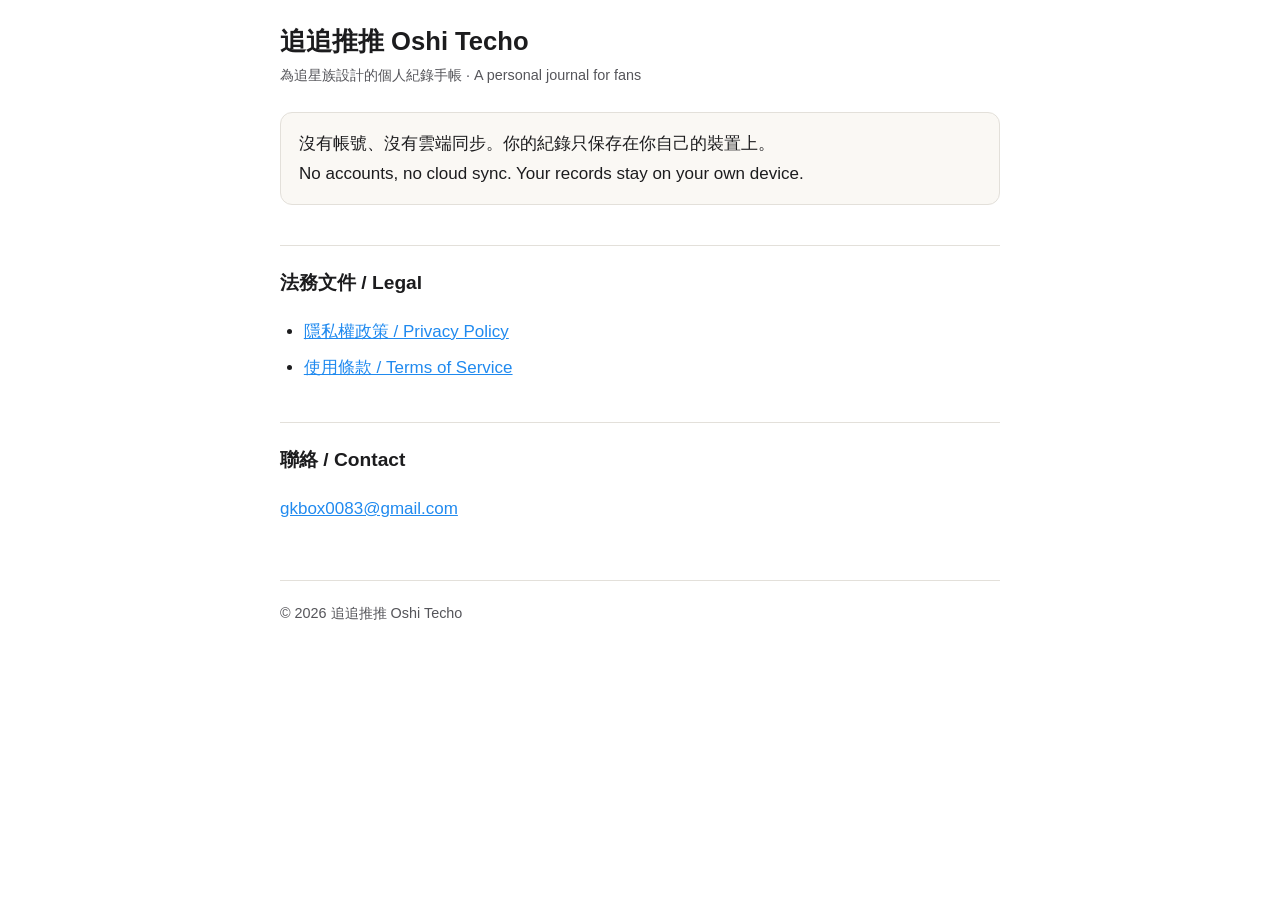
<file: index.html>
<!doctype html>
<html lang="zh-Hant">
<head>
<meta charset="utf-8">
<meta name="viewport" content="width=device-width, initial-scale=1">
<title>追追推推 Oshi Techo</title>
<link rel="stylesheet" href="style.css">
</head>
<body>
<main>

<h1>追追推推 Oshi Techo</h1>
<p class="meta">為追星族設計的個人紀錄手帳 · A personal journal for fans</p>

<div class="lead">
<p>沒有帳號、沒有雲端同步。你的紀錄只保存在你自己的裝置上。</p>
<p>No accounts, no cloud sync. Your records stay on your own device.</p>
</div>

<h2>法務文件 / Legal</h2>
<ul>
  <li><a href="privacy.html">隱私權政策 / Privacy Policy</a></li>
  <li><a href="terms.html">使用條款 / Terms of Service</a></li>
</ul>

<h2>聯絡 / Contact</h2>
<p><a href="mailto:gkbox0083@gmail.com">gkbox0083@gmail.com</a></p>

<footer>
© 2026 追追推推 Oshi Techo
</footer>

</main>
</body>
</html>
</file>
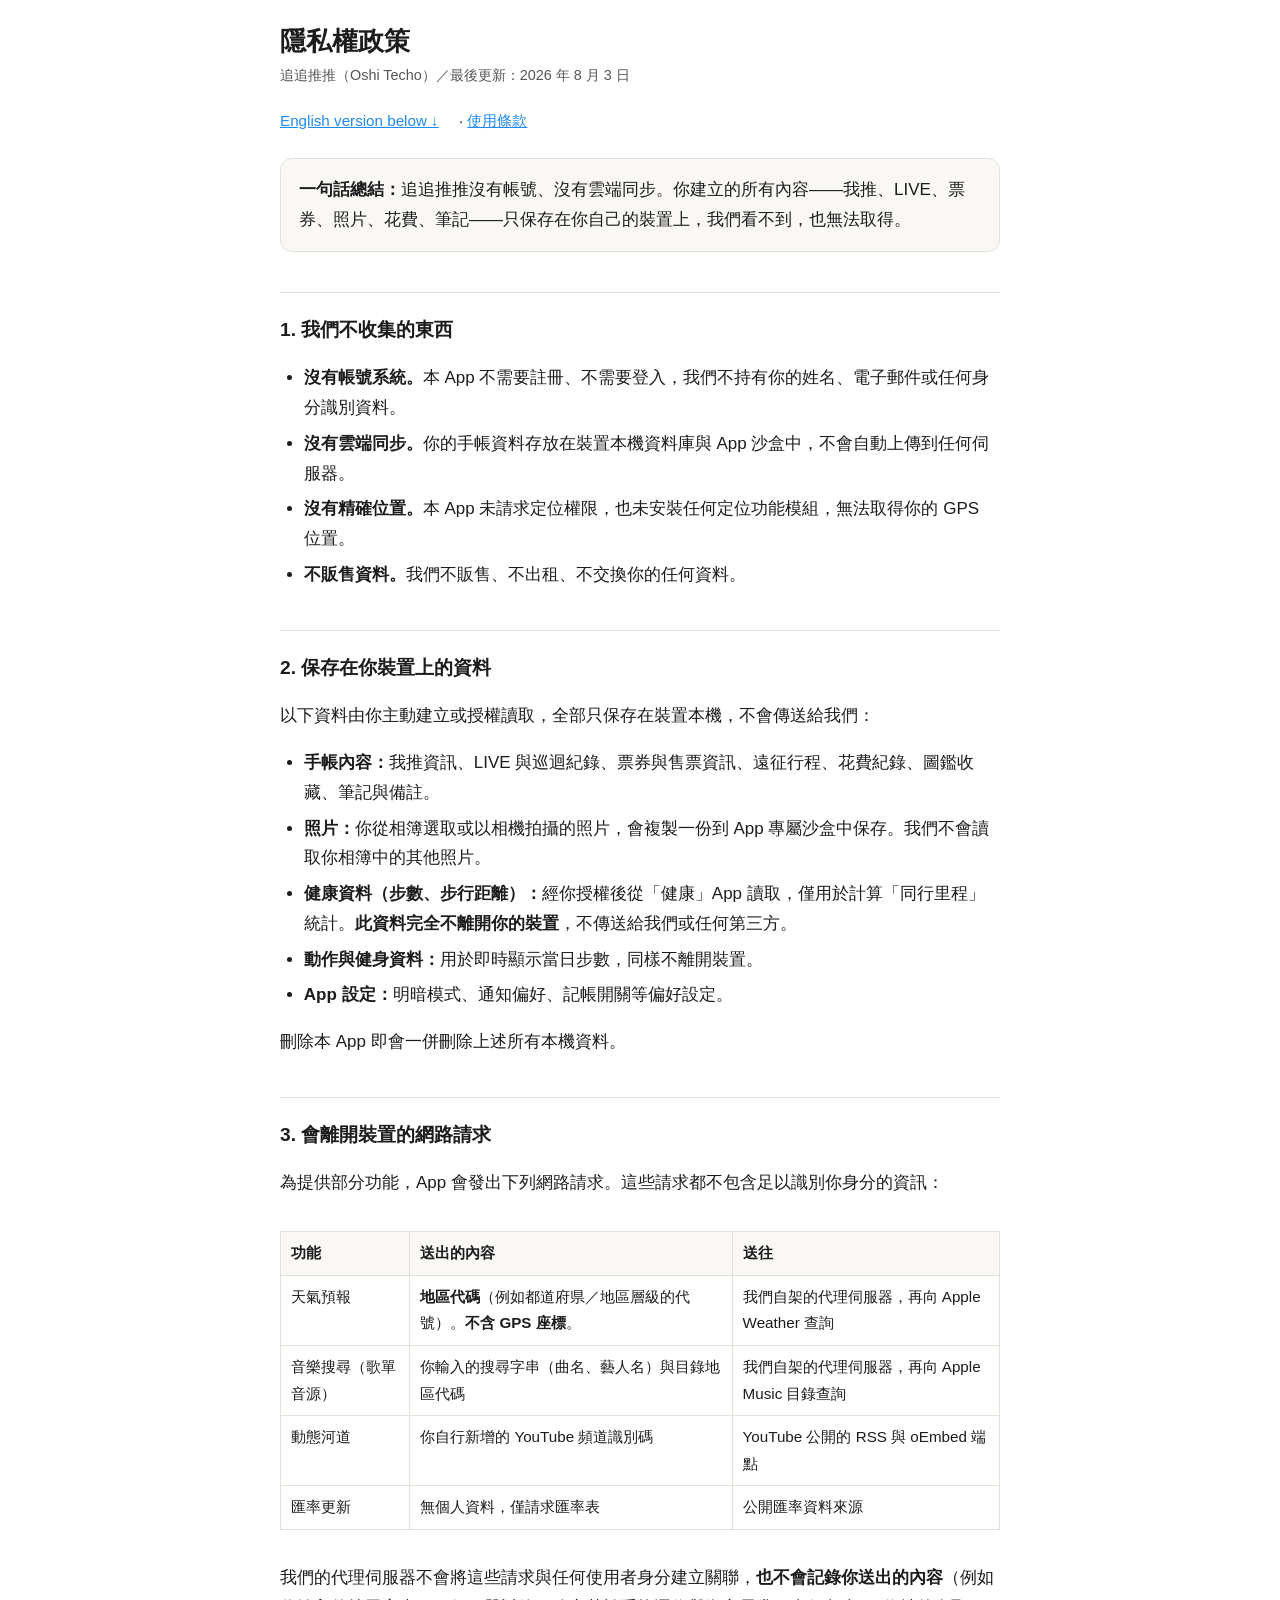
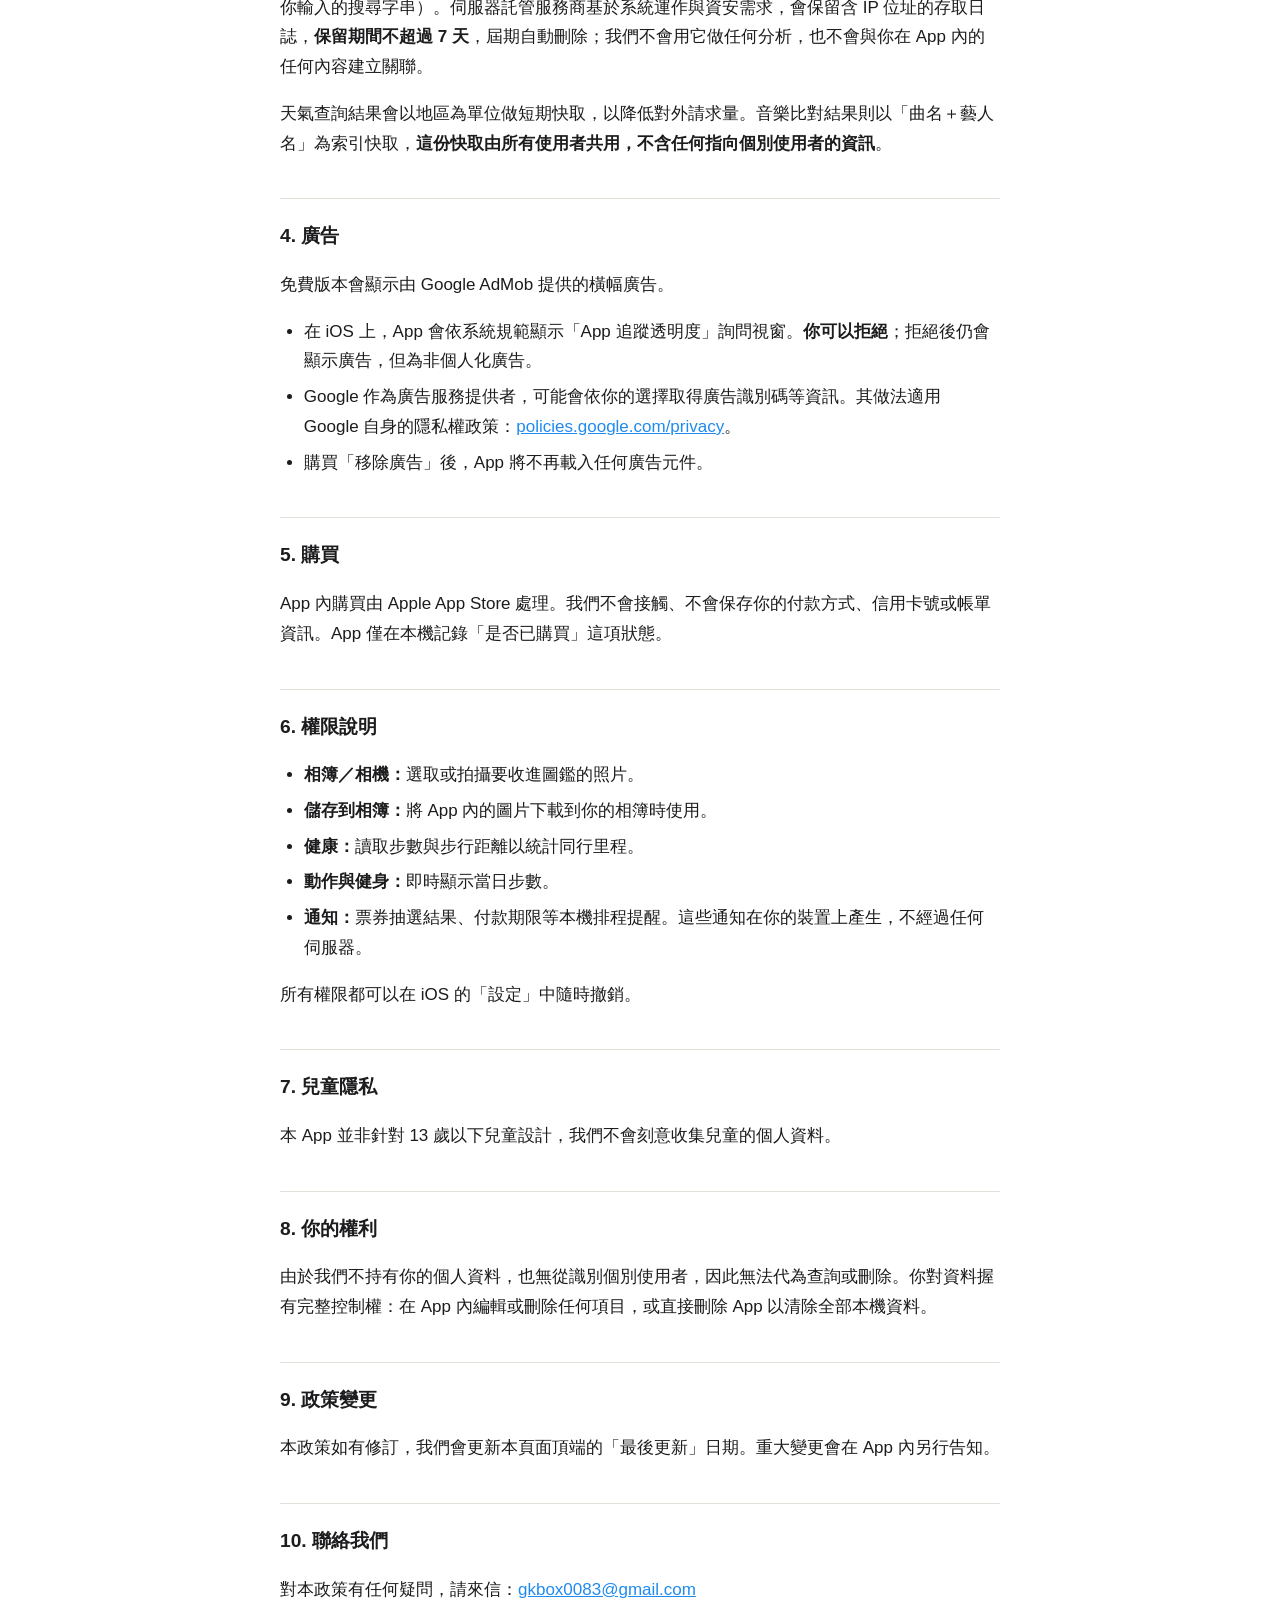
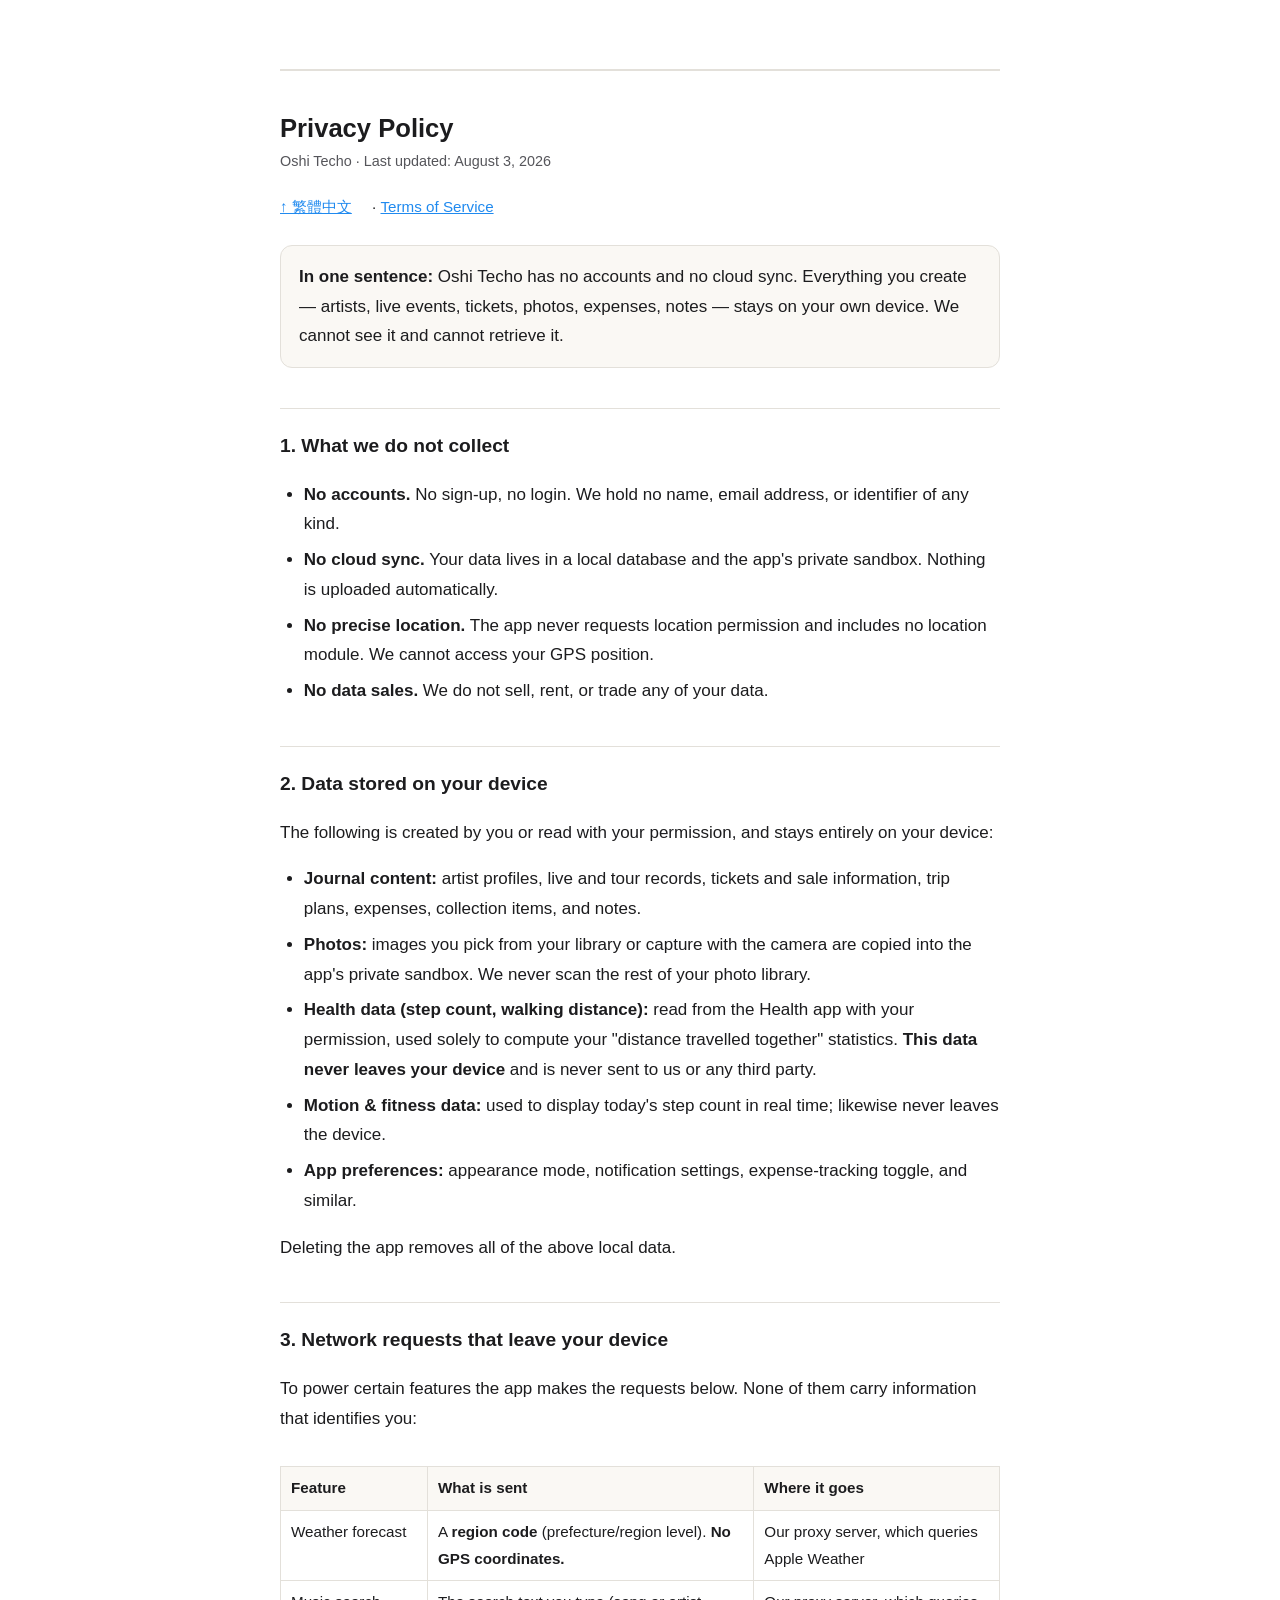
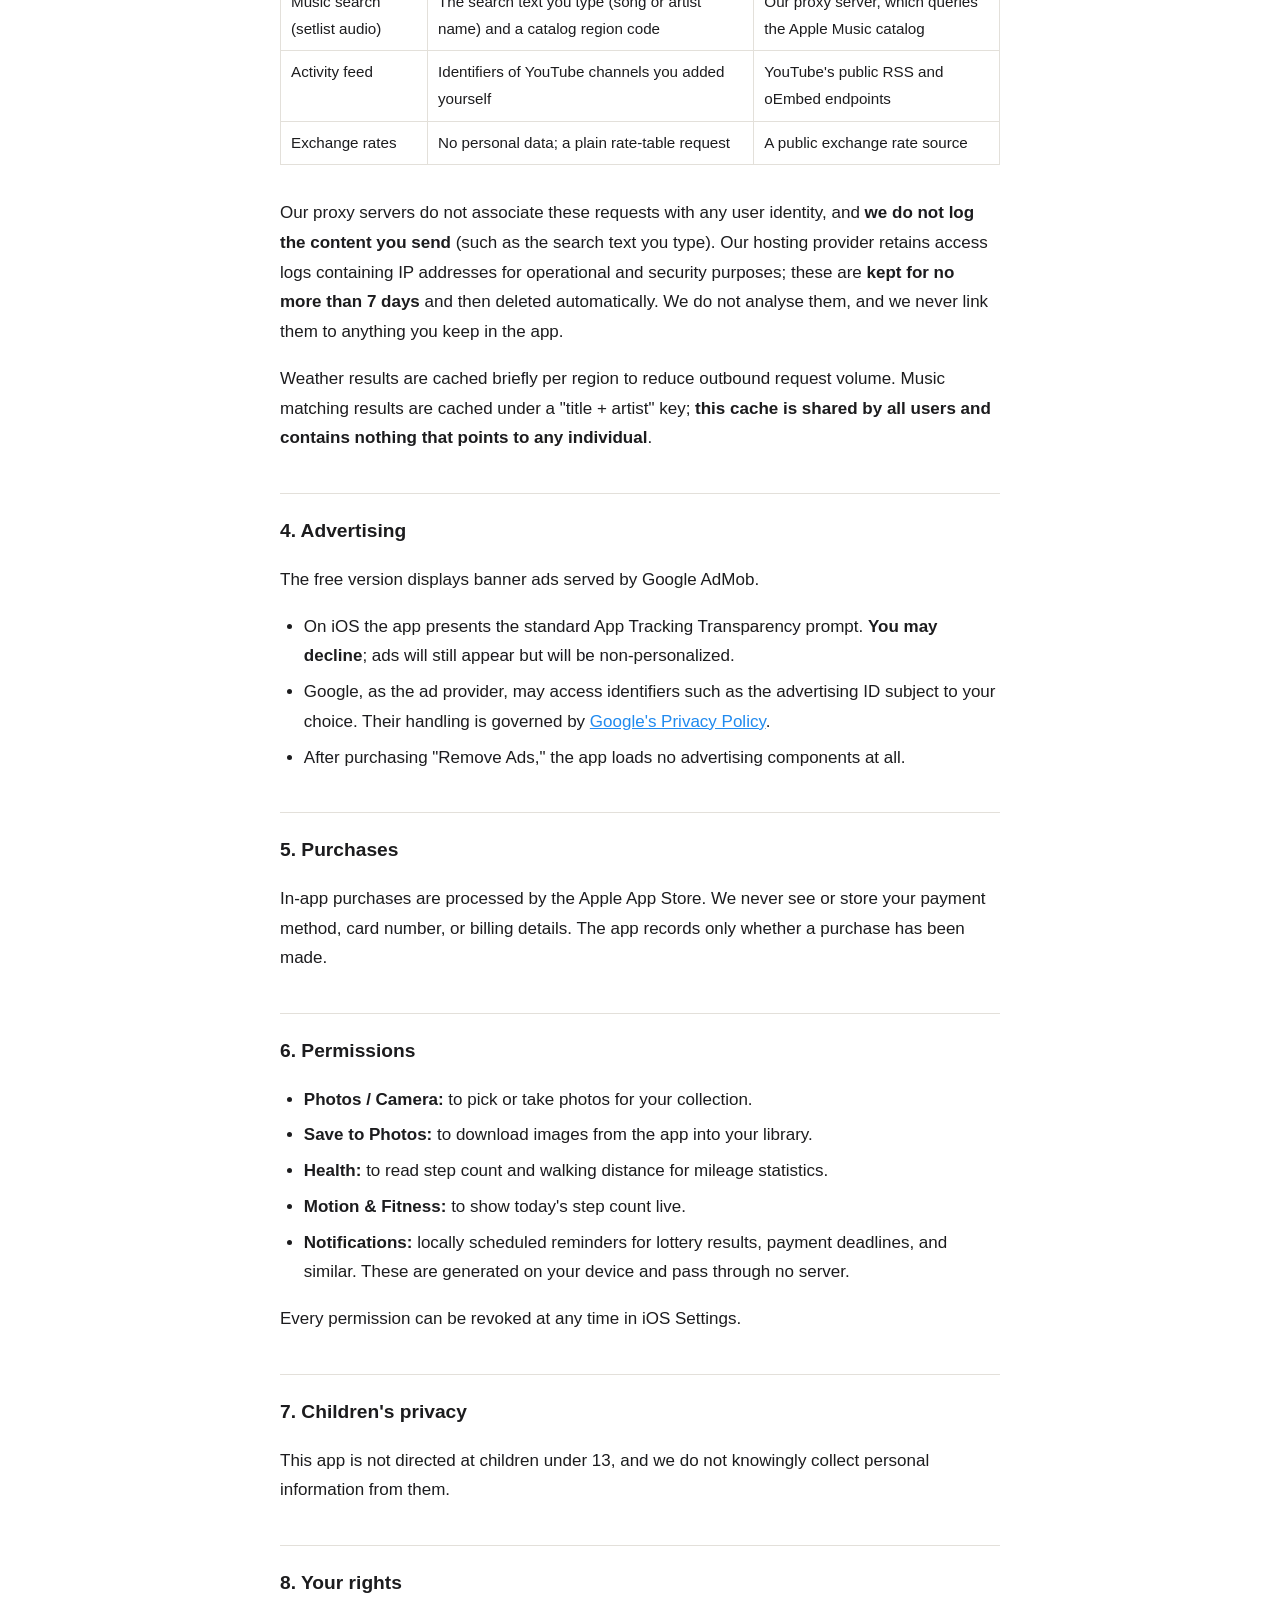
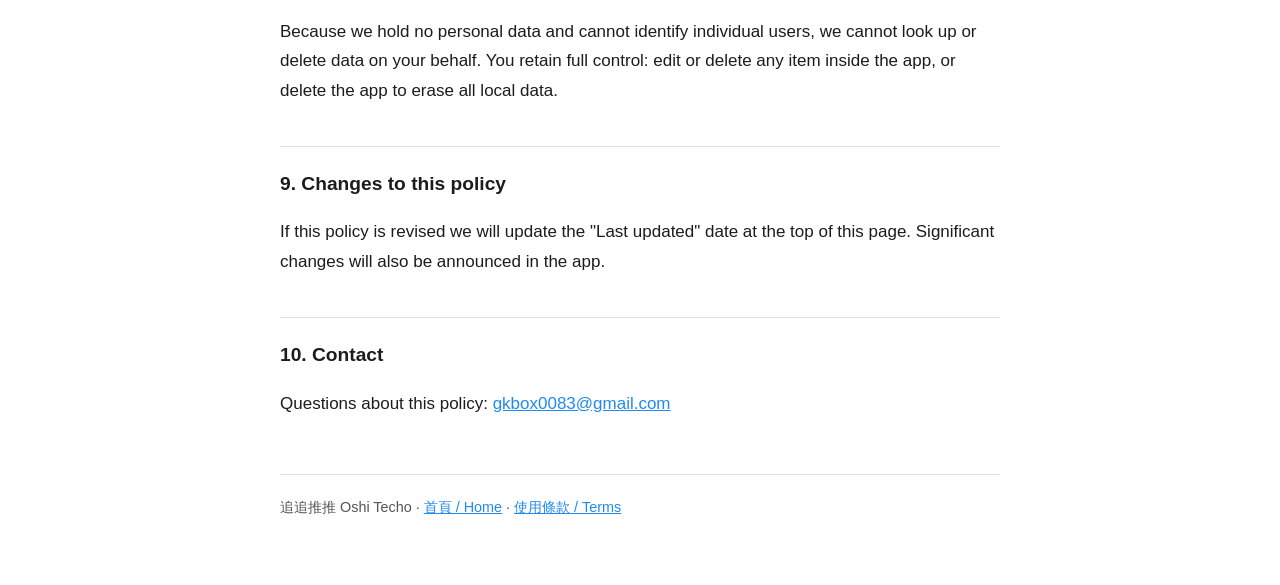
<file: privacy.html>
<!doctype html>
<html lang="zh-Hant">
<head>
<meta charset="utf-8">
<meta name="viewport" content="width=device-width, initial-scale=1">
<title>隱私權政策 — 追追推推 / Privacy Policy — Oshi Techo</title>
<link rel="stylesheet" href="style.css">
</head>
<body>
<main>

<h1>隱私權政策</h1>
<p class="meta">追追推推（Oshi Techo）／最後更新：2026 年 8 月 3 日</p>
<p class="lang-nav"><a href="#english">English version below ↓</a> · <a href="terms.html">使用條款</a></p>

<div class="lead">
<p><strong>一句話總結：</strong>追追推推沒有帳號、沒有雲端同步。你建立的所有內容——我推、LIVE、票券、照片、花費、筆記——只保存在你自己的裝置上，我們看不到，也無法取得。</p>
</div>

<h2>1. 我們不收集的東西</h2>
<ul>
  <li><strong>沒有帳號系統。</strong>本 App 不需要註冊、不需要登入，我們不持有你的姓名、電子郵件或任何身分識別資料。</li>
  <li><strong>沒有雲端同步。</strong>你的手帳資料存放在裝置本機資料庫與 App 沙盒中，不會自動上傳到任何伺服器。</li>
  <li><strong>沒有精確位置。</strong>本 App 未請求定位權限，也未安裝任何定位功能模組，無法取得你的 GPS 位置。</li>
  <li><strong>不販售資料。</strong>我們不販售、不出租、不交換你的任何資料。</li>
</ul>

<h2>2. 保存在你裝置上的資料</h2>
<p>以下資料由你主動建立或授權讀取，全部只保存在裝置本機，不會傳送給我們：</p>
<ul>
  <li><strong>手帳內容：</strong>我推資訊、LIVE 與巡迴紀錄、票券與售票資訊、遠征行程、花費紀錄、圖鑑收藏、筆記與備註。</li>
  <li><strong>照片：</strong>你從相簿選取或以相機拍攝的照片，會複製一份到 App 專屬沙盒中保存。我們不會讀取你相簿中的其他照片。</li>
  <li><strong>健康資料（步數、步行距離）：</strong>經你授權後從「健康」App 讀取，僅用於計算「同行里程」統計。<strong>此資料完全不離開你的裝置</strong>，不傳送給我們或任何第三方。</li>
  <li><strong>動作與健身資料：</strong>用於即時顯示當日步數，同樣不離開裝置。</li>
  <li><strong>App 設定：</strong>明暗模式、通知偏好、記帳開關等偏好設定。</li>
</ul>
<p>刪除本 App 即會一併刪除上述所有本機資料。</p>

<h2>3. 會離開裝置的網路請求</h2>
<p>為提供部分功能，App 會發出下列網路請求。這些請求都不包含足以識別你身分的資訊：</p>

<div class="table-wrap">
<table>
<tr><th>功能</th><th>送出的內容</th><th>送往</th></tr>
<tr>
  <td>天氣預報</td>
  <td><strong>地區代碼</strong>（例如都道府県／地區層級的代號）。<strong>不含 GPS 座標</strong>。</td>
  <td>我們自架的代理伺服器，再向 Apple Weather 查詢</td>
</tr>
<tr>
  <td>音樂搜尋（歌單音源）</td>
  <td>你輸入的搜尋字串（曲名、藝人名）與目錄地區代碼</td>
  <td>我們自架的代理伺服器，再向 Apple Music 目錄查詢</td>
</tr>
<tr>
  <td>動態河道</td>
  <td>你自行新增的 YouTube 頻道識別碼</td>
  <td>YouTube 公開的 RSS 與 oEmbed 端點</td>
</tr>
<tr>
  <td>匯率更新</td>
  <td>無個人資料，僅請求匯率表</td>
  <td>公開匯率資料來源</td>
</tr>
</table>
</div>

<p>我們的代理伺服器不會將這些請求與任何使用者身分建立關聯，<strong>也不會記錄你送出的內容</strong>（例如你輸入的搜尋字串）。伺服器託管服務商基於系統運作與資安需求，會保留含 IP 位址的存取日誌，<strong>保留期間不超過 7 天</strong>，屆期自動刪除；我們不會用它做任何分析，也不會與你在 App 內的任何內容建立關聯。</p>

<p>天氣查詢結果會以地區為單位做短期快取，以降低對外請求量。音樂比對結果則以「曲名＋藝人名」為索引快取，<strong>這份快取由所有使用者共用，不含任何指向個別使用者的資訊</strong>。</p>

<h2>4. 廣告</h2>
<p>免費版本會顯示由 Google AdMob 提供的橫幅廣告。</p>
<ul>
  <li>在 iOS 上，App 會依系統規範顯示「App 追蹤透明度」詢問視窗。<strong>你可以拒絕</strong>；拒絕後仍會顯示廣告，但為非個人化廣告。</li>
  <li>Google 作為廣告服務提供者，可能會依你的選擇取得廣告識別碼等資訊。其做法適用 Google 自身的隱私權政策：<a href="https://policies.google.com/privacy">policies.google.com/privacy</a>。</li>
  <li>購買「移除廣告」後，App 將不再載入任何廣告元件。</li>
</ul>

<h2>5. 購買</h2>
<p>App 內購買由 Apple App Store 處理。我們不會接觸、不會保存你的付款方式、信用卡號或帳單資訊。App 僅在本機記錄「是否已購買」這項狀態。</p>

<h2>6. 權限說明</h2>
<ul>
  <li><strong>相簿／相機：</strong>選取或拍攝要收進圖鑑的照片。</li>
  <li><strong>儲存到相簿：</strong>將 App 內的圖片下載到你的相簿時使用。</li>
  <li><strong>健康：</strong>讀取步數與步行距離以統計同行里程。</li>
  <li><strong>動作與健身：</strong>即時顯示當日步數。</li>
  <li><strong>通知：</strong>票券抽選結果、付款期限等本機排程提醒。這些通知在你的裝置上產生，不經過任何伺服器。</li>
</ul>
<p>所有權限都可以在 iOS 的「設定」中隨時撤銷。</p>

<h2>7. 兒童隱私</h2>
<p>本 App 並非針對 13 歲以下兒童設計，我們不會刻意收集兒童的個人資料。</p>

<h2>8. 你的權利</h2>
<p>由於我們不持有你的個人資料，也無從識別個別使用者，因此無法代為查詢或刪除。你對資料握有完整控制權：在 App 內編輯或刪除任何項目，或直接刪除 App 以清除全部本機資料。</p>

<h2>9. 政策變更</h2>
<p>本政策如有修訂，我們會更新本頁面頂端的「最後更新」日期。重大變更會在 App 內另行告知。</p>

<h2>10. 聯絡我們</h2>
<p>對本政策有任何疑問，請來信：<a href="mailto:gkbox0083@gmail.com">gkbox0083@gmail.com</a></p>

<hr class="lang-split" id="english">

<h1>Privacy Policy</h1>
<p class="meta">Oshi Techo · Last updated: August 3, 2026</p>
<p class="lang-nav"><a href="#">↑ 繁體中文</a> · <a href="terms.html">Terms of Service</a></p>

<div class="lead">
<p><strong>In one sentence:</strong> Oshi Techo has no accounts and no cloud sync. Everything you create — artists, live events, tickets, photos, expenses, notes — stays on your own device. We cannot see it and cannot retrieve it.</p>
</div>

<h2>1. What we do not collect</h2>
<ul>
  <li><strong>No accounts.</strong> No sign-up, no login. We hold no name, email address, or identifier of any kind.</li>
  <li><strong>No cloud sync.</strong> Your data lives in a local database and the app's private sandbox. Nothing is uploaded automatically.</li>
  <li><strong>No precise location.</strong> The app never requests location permission and includes no location module. We cannot access your GPS position.</li>
  <li><strong>No data sales.</strong> We do not sell, rent, or trade any of your data.</li>
</ul>

<h2>2. Data stored on your device</h2>
<p>The following is created by you or read with your permission, and stays entirely on your device:</p>
<ul>
  <li><strong>Journal content:</strong> artist profiles, live and tour records, tickets and sale information, trip plans, expenses, collection items, and notes.</li>
  <li><strong>Photos:</strong> images you pick from your library or capture with the camera are copied into the app's private sandbox. We never scan the rest of your photo library.</li>
  <li><strong>Health data (step count, walking distance):</strong> read from the Health app with your permission, used solely to compute your "distance travelled together" statistics. <strong>This data never leaves your device</strong> and is never sent to us or any third party.</li>
  <li><strong>Motion &amp; fitness data:</strong> used to display today's step count in real time; likewise never leaves the device.</li>
  <li><strong>App preferences:</strong> appearance mode, notification settings, expense-tracking toggle, and similar.</li>
</ul>
<p>Deleting the app removes all of the above local data.</p>

<h2>3. Network requests that leave your device</h2>
<p>To power certain features the app makes the requests below. None of them carry information that identifies you:</p>

<div class="table-wrap">
<table>
<tr><th>Feature</th><th>What is sent</th><th>Where it goes</th></tr>
<tr>
  <td>Weather forecast</td>
  <td>A <strong>region code</strong> (prefecture/region level). <strong>No GPS coordinates.</strong></td>
  <td>Our proxy server, which queries Apple Weather</td>
</tr>
<tr>
  <td>Music search (setlist audio)</td>
  <td>The search text you type (song or artist name) and a catalog region code</td>
  <td>Our proxy server, which queries the Apple Music catalog</td>
</tr>
<tr>
  <td>Activity feed</td>
  <td>Identifiers of YouTube channels you added yourself</td>
  <td>YouTube's public RSS and oEmbed endpoints</td>
</tr>
<tr>
  <td>Exchange rates</td>
  <td>No personal data; a plain rate-table request</td>
  <td>A public exchange rate source</td>
</tr>
</table>
</div>

<p>Our proxy servers do not associate these requests with any user identity, and <strong>we do not log the content you send</strong> (such as the search text you type). Our hosting provider retains access logs containing IP addresses for operational and security purposes; these are <strong>kept for no more than 7 days</strong> and then deleted automatically. We do not analyse them, and we never link them to anything you keep in the app.</p>

<p>Weather results are cached briefly per region to reduce outbound request volume. Music matching results are cached under a "title + artist" key; <strong>this cache is shared by all users and contains nothing that points to any individual</strong>.</p>

<h2>4. Advertising</h2>
<p>The free version displays banner ads served by Google AdMob.</p>
<ul>
  <li>On iOS the app presents the standard App Tracking Transparency prompt. <strong>You may decline</strong>; ads will still appear but will be non-personalized.</li>
  <li>Google, as the ad provider, may access identifiers such as the advertising ID subject to your choice. Their handling is governed by <a href="https://policies.google.com/privacy">Google's Privacy Policy</a>.</li>
  <li>After purchasing "Remove Ads," the app loads no advertising components at all.</li>
</ul>

<h2>5. Purchases</h2>
<p>In-app purchases are processed by the Apple App Store. We never see or store your payment method, card number, or billing details. The app records only whether a purchase has been made.</p>

<h2>6. Permissions</h2>
<ul>
  <li><strong>Photos / Camera:</strong> to pick or take photos for your collection.</li>
  <li><strong>Save to Photos:</strong> to download images from the app into your library.</li>
  <li><strong>Health:</strong> to read step count and walking distance for mileage statistics.</li>
  <li><strong>Motion &amp; Fitness:</strong> to show today's step count live.</li>
  <li><strong>Notifications:</strong> locally scheduled reminders for lottery results, payment deadlines, and similar. These are generated on your device and pass through no server.</li>
</ul>
<p>Every permission can be revoked at any time in iOS Settings.</p>

<h2>7. Children's privacy</h2>
<p>This app is not directed at children under 13, and we do not knowingly collect personal information from them.</p>

<h2>8. Your rights</h2>
<p>Because we hold no personal data and cannot identify individual users, we cannot look up or delete data on your behalf. You retain full control: edit or delete any item inside the app, or delete the app to erase all local data.</p>

<h2>9. Changes to this policy</h2>
<p>If this policy is revised we will update the "Last updated" date at the top of this page. Significant changes will also be announced in the app.</p>

<h2>10. Contact</h2>
<p>Questions about this policy: <a href="mailto:gkbox0083@gmail.com">gkbox0083@gmail.com</a></p>

<footer>
追追推推 Oshi Techo · <a href="index.html">首頁 / Home</a> · <a href="terms.html">使用條款 / Terms</a>
</footer>

</main>
</body>
</html>
</file>
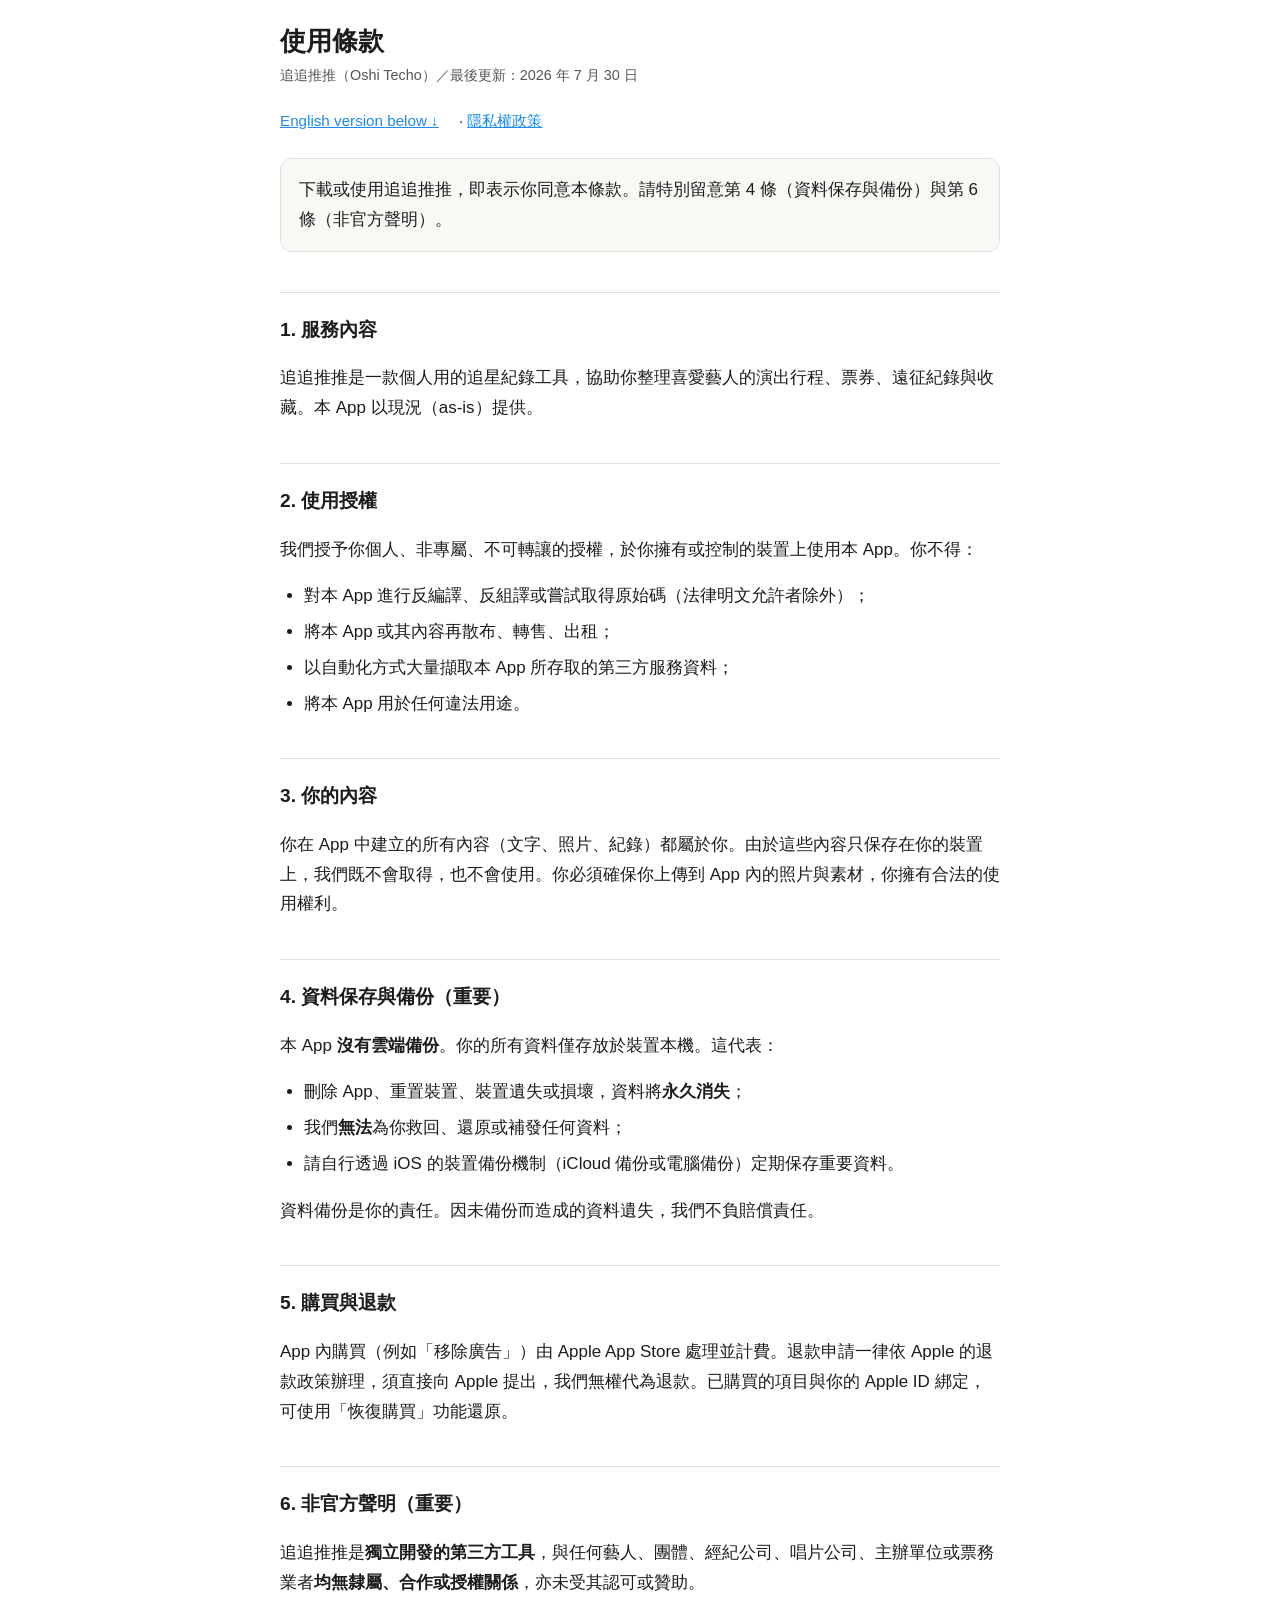
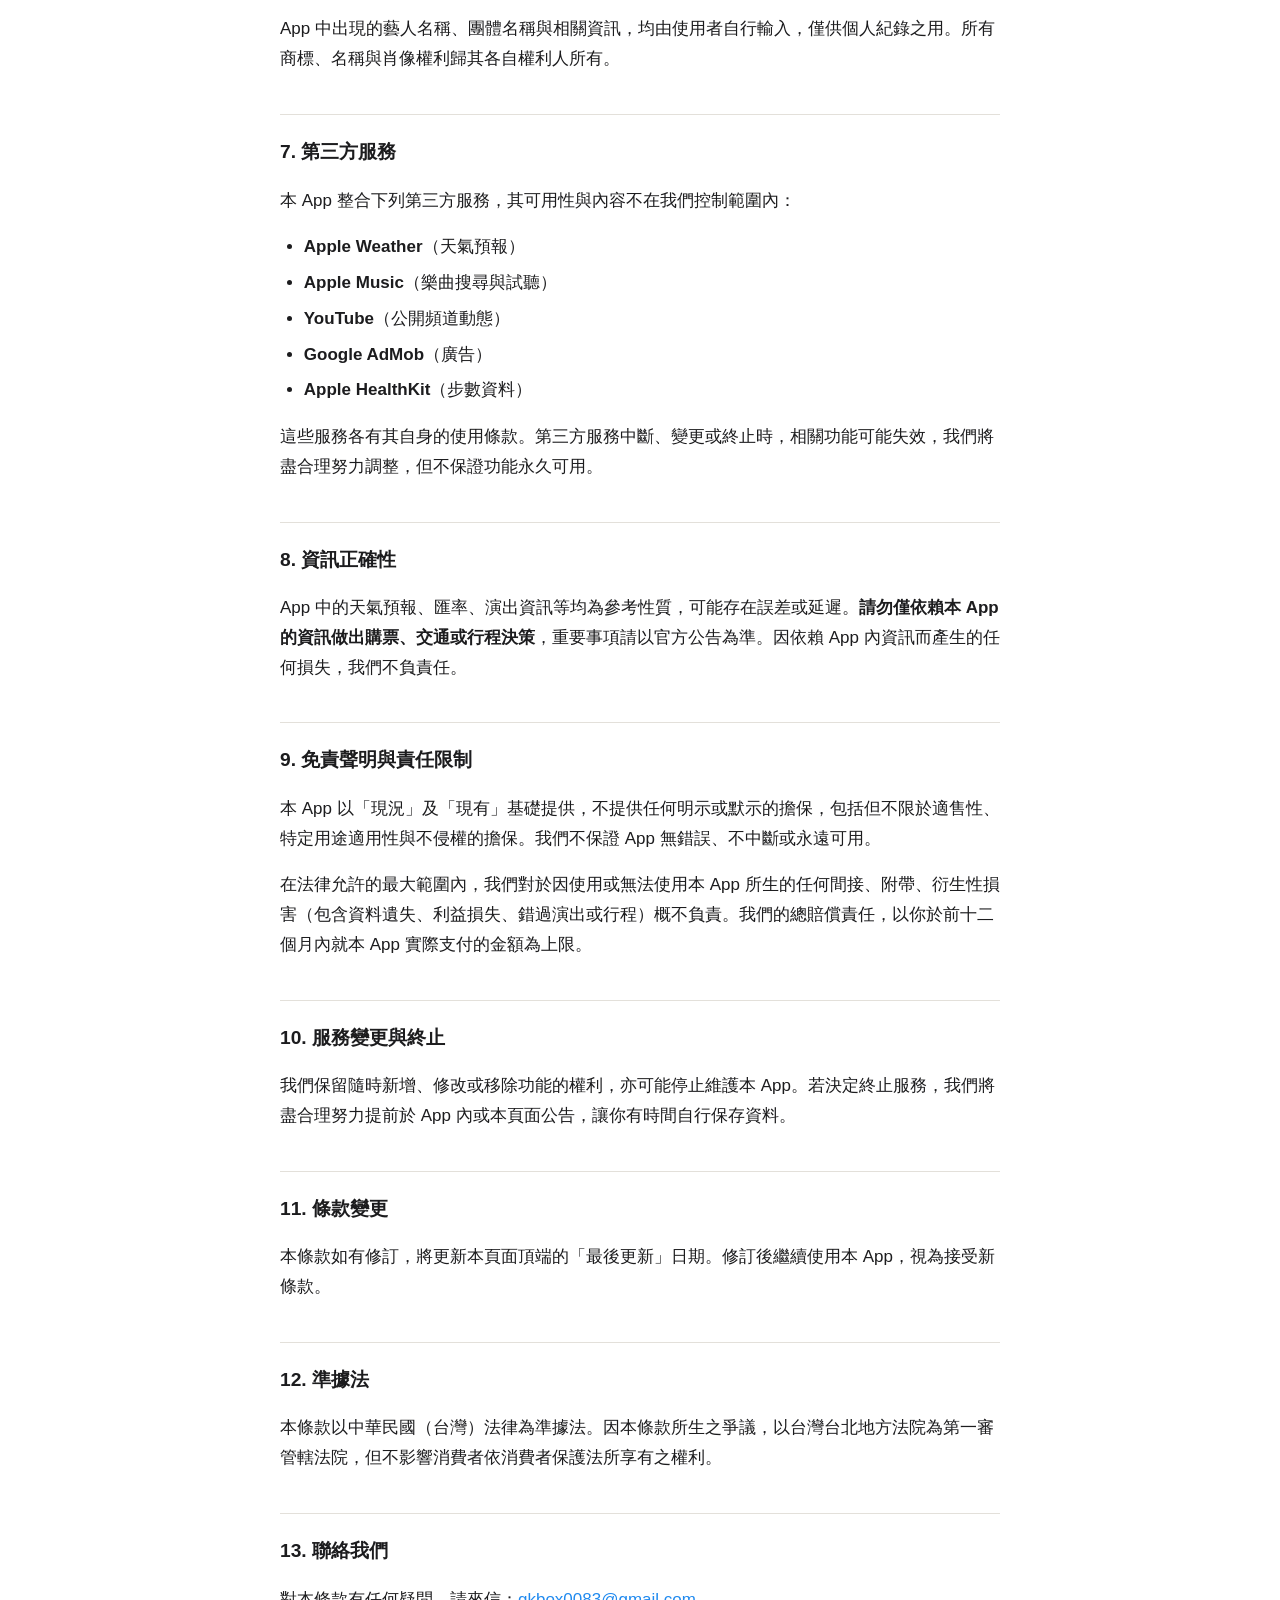
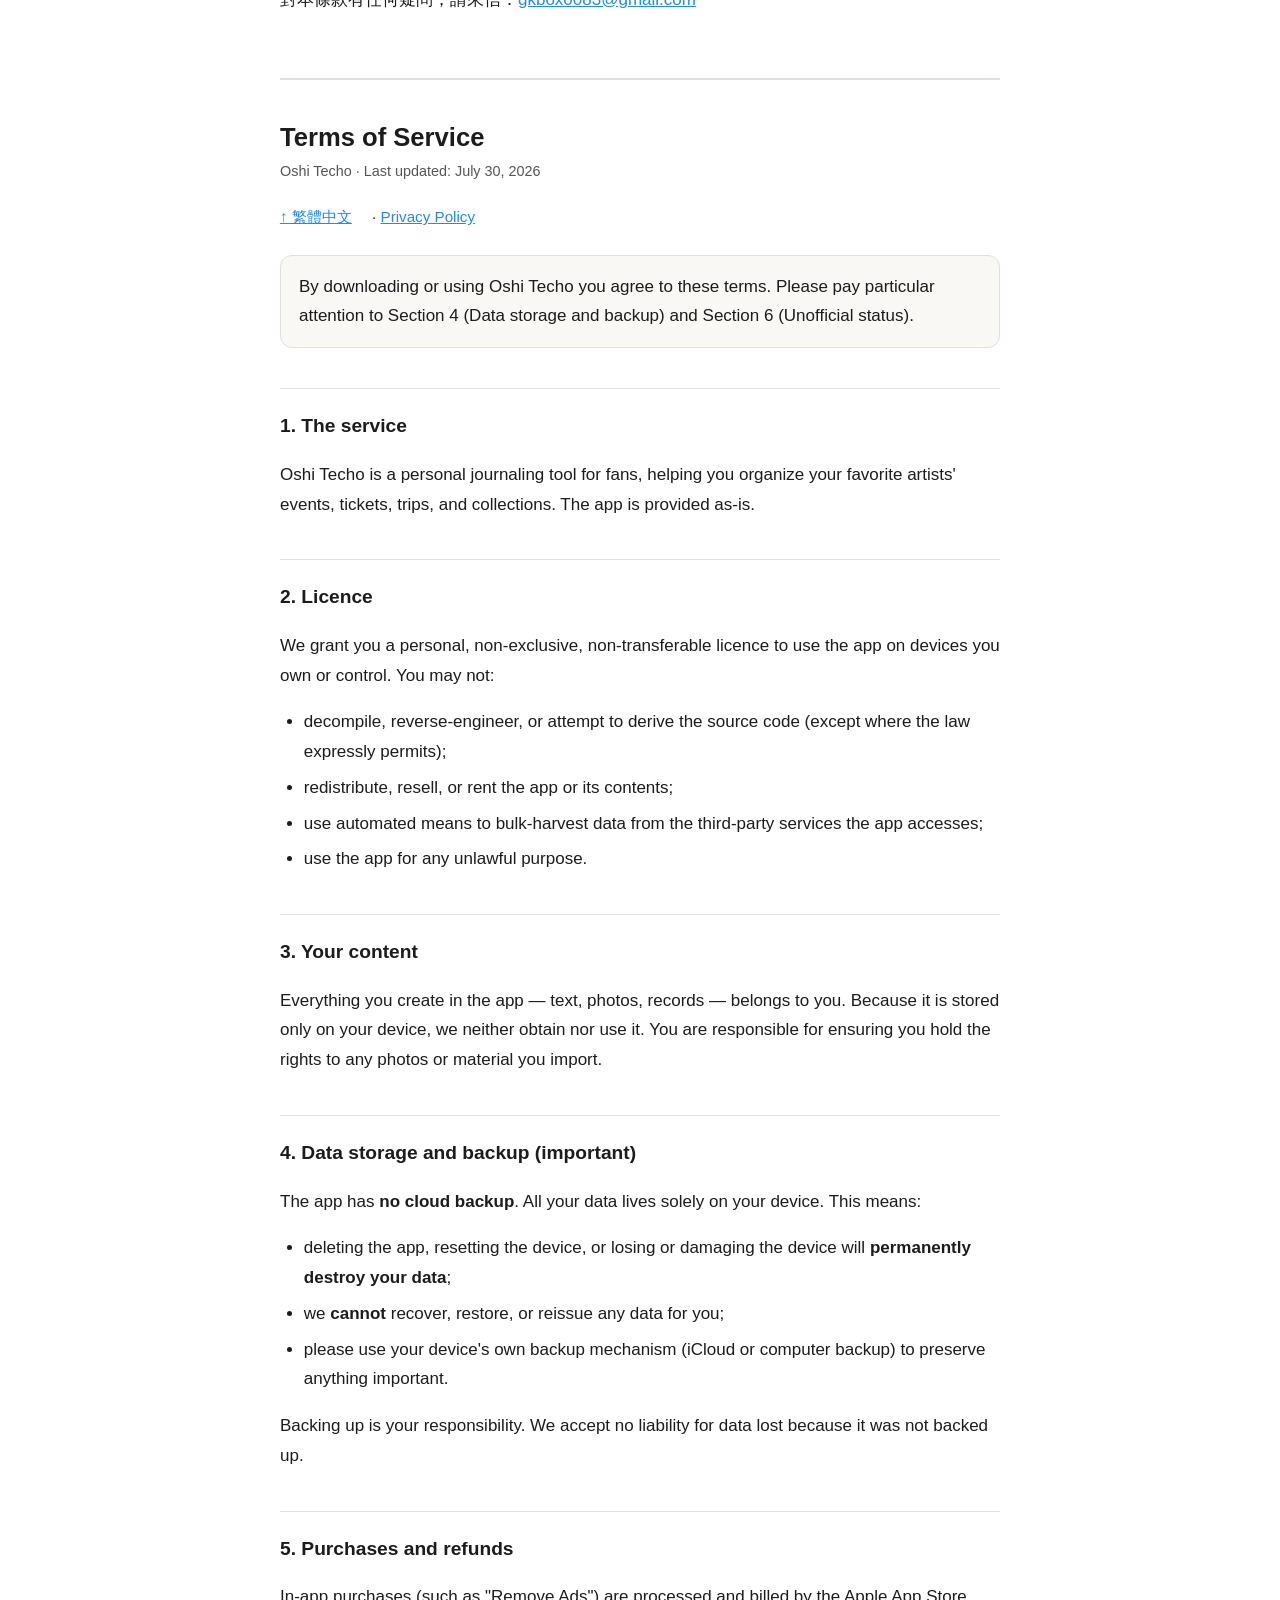
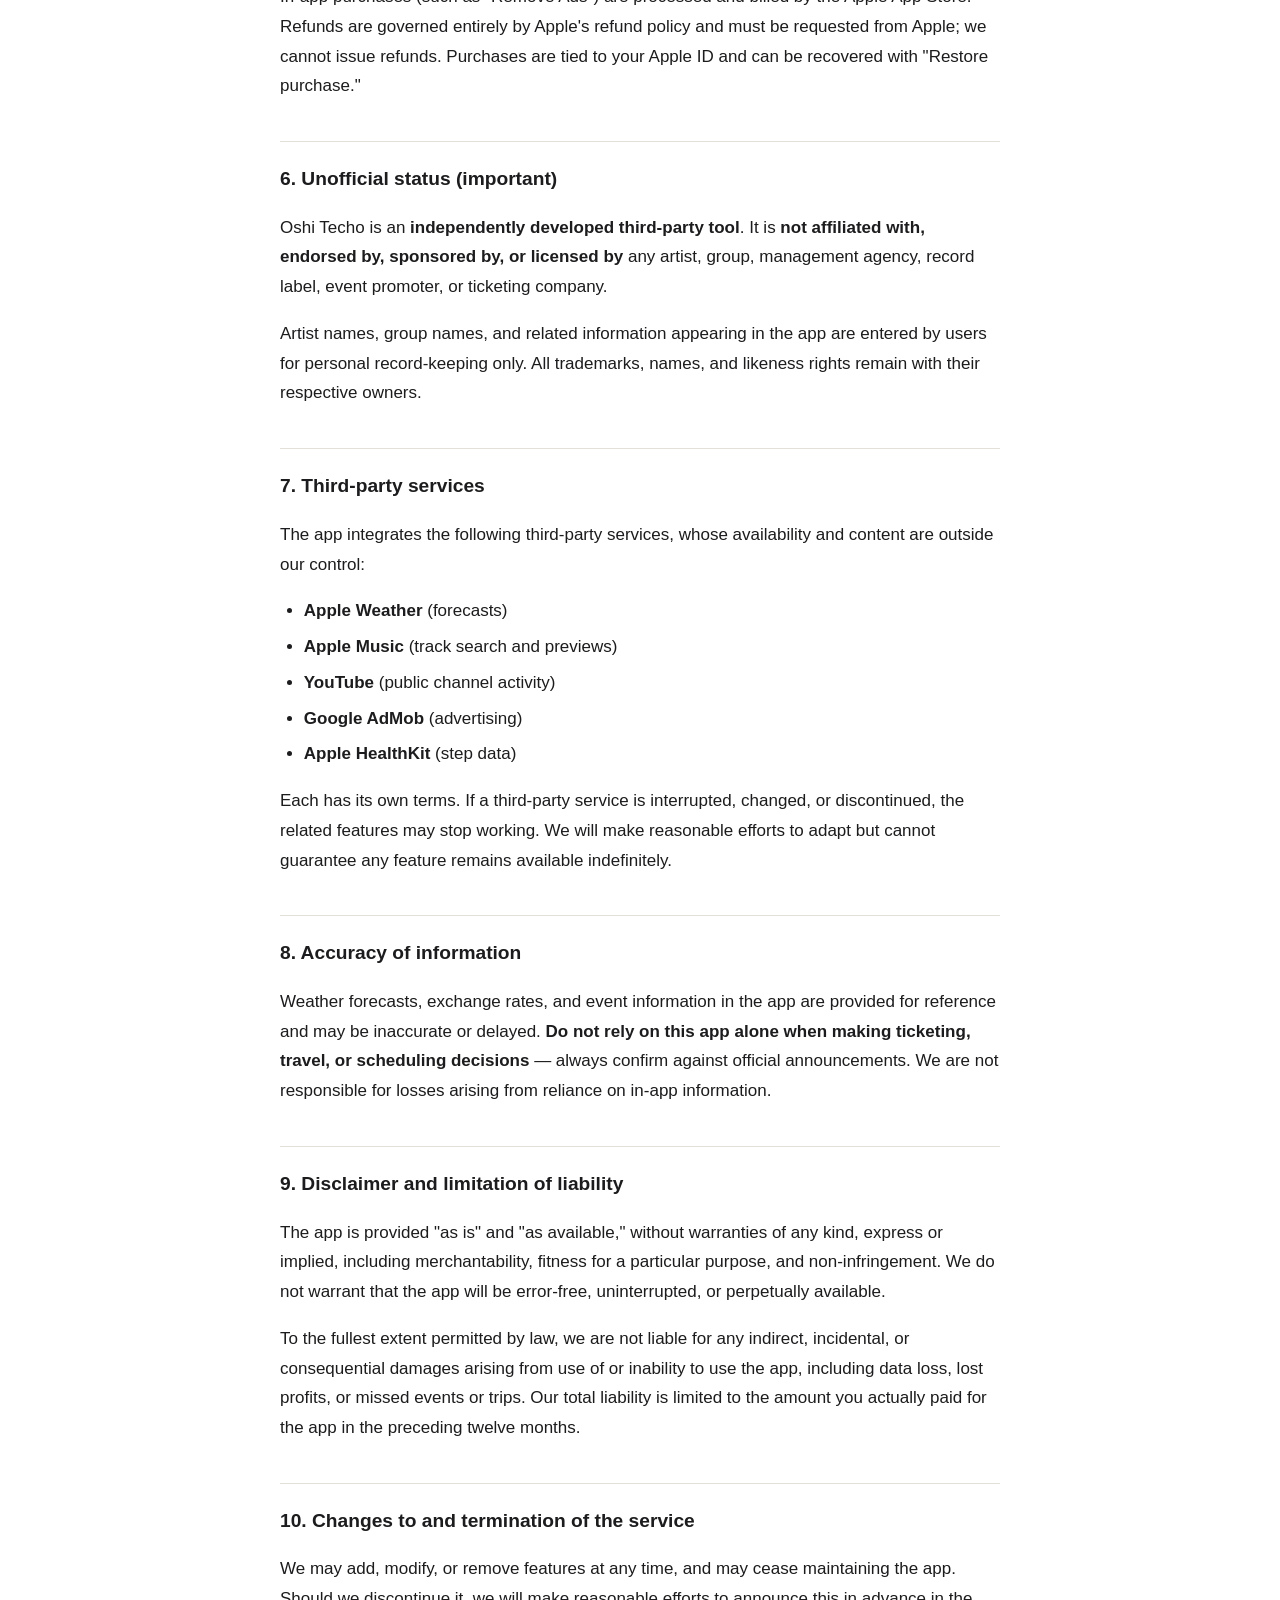
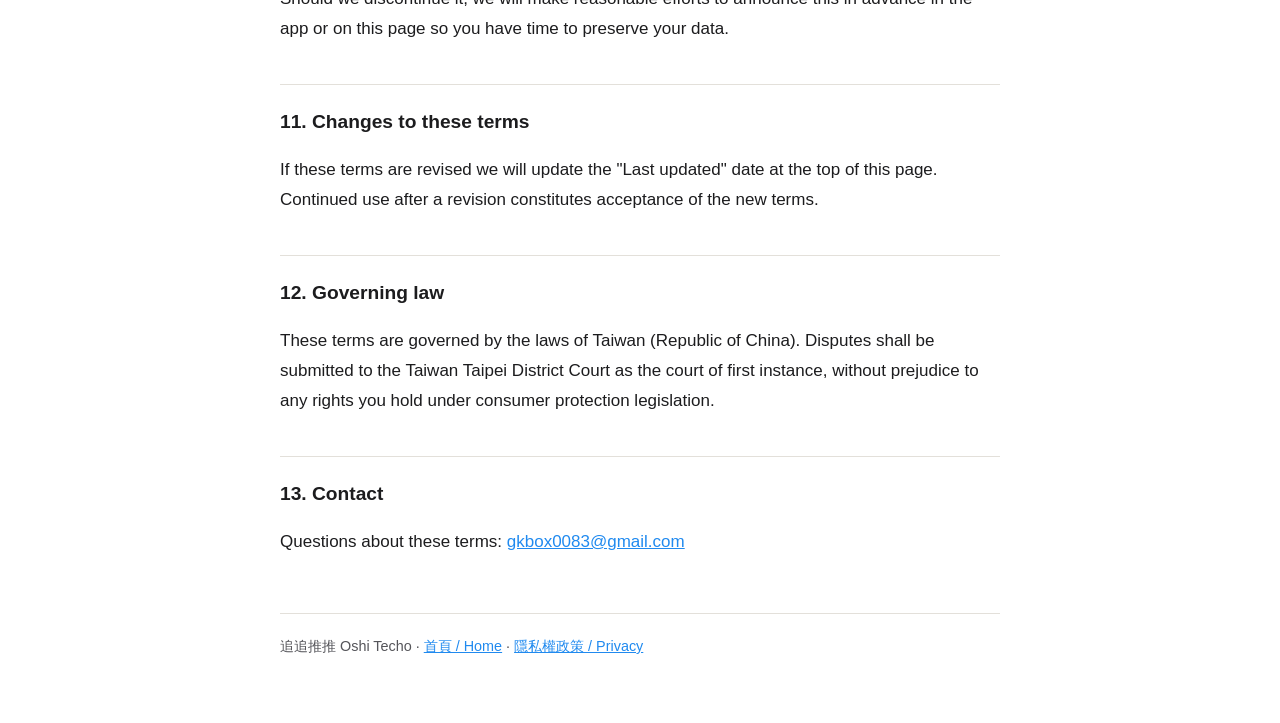
<file: terms.html>
<!doctype html>
<html lang="zh-Hant">
<head>
<meta charset="utf-8">
<meta name="viewport" content="width=device-width, initial-scale=1">
<title>使用條款 — 追追推推 / Terms of Service — Oshi Techo</title>
<link rel="stylesheet" href="style.css">
</head>
<body>
<main>

<h1>使用條款</h1>
<p class="meta">追追推推（Oshi Techo）／最後更新：2026 年 7 月 30 日</p>
<p class="lang-nav"><a href="#english">English version below ↓</a> · <a href="privacy.html">隱私權政策</a></p>

<div class="lead">
<p>下載或使用追追推推，即表示你同意本條款。請特別留意第 4 條（資料保存與備份）與第 6 條（非官方聲明）。</p>
</div>

<h2>1. 服務內容</h2>
<p>追追推推是一款個人用的追星紀錄工具，協助你整理喜愛藝人的演出行程、票券、遠征紀錄與收藏。本 App 以現況（as-is）提供。</p>

<h2>2. 使用授權</h2>
<p>我們授予你個人、非專屬、不可轉讓的授權，於你擁有或控制的裝置上使用本 App。你不得：</p>
<ul>
  <li>對本 App 進行反編譯、反組譯或嘗試取得原始碼（法律明文允許者除外）；</li>
  <li>將本 App 或其內容再散布、轉售、出租；</li>
  <li>以自動化方式大量擷取本 App 所存取的第三方服務資料；</li>
  <li>將本 App 用於任何違法用途。</li>
</ul>

<h2>3. 你的內容</h2>
<p>你在 App 中建立的所有內容（文字、照片、紀錄）都屬於你。由於這些內容只保存在你的裝置上，我們既不會取得，也不會使用。你必須確保你上傳到 App 內的照片與素材，你擁有合法的使用權利。</p>

<h2>4. 資料保存與備份（重要）</h2>
<p>本 App <strong>沒有雲端備份</strong>。你的所有資料僅存放於裝置本機。這代表：</p>
<ul>
  <li>刪除 App、重置裝置、裝置遺失或損壞，資料將<strong>永久消失</strong>；</li>
  <li>我們<strong>無法</strong>為你救回、還原或補發任何資料；</li>
  <li>請自行透過 iOS 的裝置備份機制（iCloud 備份或電腦備份）定期保存重要資料。</li>
</ul>
<p>資料備份是你的責任。因未備份而造成的資料遺失，我們不負賠償責任。</p>

<h2>5. 購買與退款</h2>
<p>App 內購買（例如「移除廣告」）由 Apple App Store 處理並計費。退款申請一律依 Apple 的退款政策辦理，須直接向 Apple 提出，我們無權代為退款。已購買的項目與你的 Apple ID 綁定，可使用「恢復購買」功能還原。</p>

<h2>6. 非官方聲明（重要）</h2>
<p>追追推推是<strong>獨立開發的第三方工具</strong>，與任何藝人、團體、經紀公司、唱片公司、主辦單位或票務業者<strong>均無隸屬、合作或授權關係</strong>，亦未受其認可或贊助。</p>
<p>App 中出現的藝人名稱、團體名稱與相關資訊，均由使用者自行輸入，僅供個人紀錄之用。所有商標、名稱與肖像權利歸其各自權利人所有。</p>

<h2>7. 第三方服務</h2>
<p>本 App 整合下列第三方服務，其可用性與內容不在我們控制範圍內：</p>
<ul>
  <li><strong>Apple Weather</strong>（天氣預報）</li>
  <li><strong>Apple Music</strong>（樂曲搜尋與試聽）</li>
  <li><strong>YouTube</strong>（公開頻道動態）</li>
  <li><strong>Google AdMob</strong>（廣告）</li>
  <li><strong>Apple HealthKit</strong>（步數資料）</li>
</ul>
<p>這些服務各有其自身的使用條款。第三方服務中斷、變更或終止時，相關功能可能失效，我們將盡合理努力調整，但不保證功能永久可用。</p>

<h2>8. 資訊正確性</h2>
<p>App 中的天氣預報、匯率、演出資訊等均為參考性質，可能存在誤差或延遲。<strong>請勿僅依賴本 App 的資訊做出購票、交通或行程決策</strong>，重要事項請以官方公告為準。因依賴 App 內資訊而產生的任何損失，我們不負責任。</p>

<h2>9. 免責聲明與責任限制</h2>
<p>本 App 以「現況」及「現有」基礎提供，不提供任何明示或默示的擔保，包括但不限於適售性、特定用途適用性與不侵權的擔保。我們不保證 App 無錯誤、不中斷或永遠可用。</p>
<p>在法律允許的最大範圍內，我們對於因使用或無法使用本 App 所生的任何間接、附帶、衍生性損害（包含資料遺失、利益損失、錯過演出或行程）概不負責。我們的總賠償責任，以你於前十二個月內就本 App 實際支付的金額為上限。</p>

<h2>10. 服務變更與終止</h2>
<p>我們保留隨時新增、修改或移除功能的權利，亦可能停止維護本 App。若決定終止服務，我們將盡合理努力提前於 App 內或本頁面公告，讓你有時間自行保存資料。</p>

<h2>11. 條款變更</h2>
<p>本條款如有修訂，將更新本頁面頂端的「最後更新」日期。修訂後繼續使用本 App，視為接受新條款。</p>

<h2>12. 準據法</h2>
<p>本條款以中華民國（台灣）法律為準據法。因本條款所生之爭議，以台灣台北地方法院為第一審管轄法院，但不影響消費者依消費者保護法所享有之權利。</p>

<h2>13. 聯絡我們</h2>
<p>對本條款有任何疑問，請來信：<a href="mailto:gkbox0083@gmail.com">gkbox0083@gmail.com</a></p>

<hr class="lang-split" id="english">

<h1>Terms of Service</h1>
<p class="meta">Oshi Techo · Last updated: July 30, 2026</p>
<p class="lang-nav"><a href="#">↑ 繁體中文</a> · <a href="privacy.html">Privacy Policy</a></p>

<div class="lead">
<p>By downloading or using Oshi Techo you agree to these terms. Please pay particular attention to Section 4 (Data storage and backup) and Section 6 (Unofficial status).</p>
</div>

<h2>1. The service</h2>
<p>Oshi Techo is a personal journaling tool for fans, helping you organize your favorite artists' events, tickets, trips, and collections. The app is provided as-is.</p>

<h2>2. Licence</h2>
<p>We grant you a personal, non-exclusive, non-transferable licence to use the app on devices you own or control. You may not:</p>
<ul>
  <li>decompile, reverse-engineer, or attempt to derive the source code (except where the law expressly permits);</li>
  <li>redistribute, resell, or rent the app or its contents;</li>
  <li>use automated means to bulk-harvest data from the third-party services the app accesses;</li>
  <li>use the app for any unlawful purpose.</li>
</ul>

<h2>3. Your content</h2>
<p>Everything you create in the app — text, photos, records — belongs to you. Because it is stored only on your device, we neither obtain nor use it. You are responsible for ensuring you hold the rights to any photos or material you import.</p>

<h2>4. Data storage and backup (important)</h2>
<p>The app has <strong>no cloud backup</strong>. All your data lives solely on your device. This means:</p>
<ul>
  <li>deleting the app, resetting the device, or losing or damaging the device will <strong>permanently destroy your data</strong>;</li>
  <li>we <strong>cannot</strong> recover, restore, or reissue any data for you;</li>
  <li>please use your device's own backup mechanism (iCloud or computer backup) to preserve anything important.</li>
</ul>
<p>Backing up is your responsibility. We accept no liability for data lost because it was not backed up.</p>

<h2>5. Purchases and refunds</h2>
<p>In-app purchases (such as "Remove Ads") are processed and billed by the Apple App Store. Refunds are governed entirely by Apple's refund policy and must be requested from Apple; we cannot issue refunds. Purchases are tied to your Apple ID and can be recovered with "Restore purchase."</p>

<h2>6. Unofficial status (important)</h2>
<p>Oshi Techo is an <strong>independently developed third-party tool</strong>. It is <strong>not affiliated with, endorsed by, sponsored by, or licensed by</strong> any artist, group, management agency, record label, event promoter, or ticketing company.</p>
<p>Artist names, group names, and related information appearing in the app are entered by users for personal record-keeping only. All trademarks, names, and likeness rights remain with their respective owners.</p>

<h2>7. Third-party services</h2>
<p>The app integrates the following third-party services, whose availability and content are outside our control:</p>
<ul>
  <li><strong>Apple Weather</strong> (forecasts)</li>
  <li><strong>Apple Music</strong> (track search and previews)</li>
  <li><strong>YouTube</strong> (public channel activity)</li>
  <li><strong>Google AdMob</strong> (advertising)</li>
  <li><strong>Apple HealthKit</strong> (step data)</li>
</ul>
<p>Each has its own terms. If a third-party service is interrupted, changed, or discontinued, the related features may stop working. We will make reasonable efforts to adapt but cannot guarantee any feature remains available indefinitely.</p>

<h2>8. Accuracy of information</h2>
<p>Weather forecasts, exchange rates, and event information in the app are provided for reference and may be inaccurate or delayed. <strong>Do not rely on this app alone when making ticketing, travel, or scheduling decisions</strong> — always confirm against official announcements. We are not responsible for losses arising from reliance on in-app information.</p>

<h2>9. Disclaimer and limitation of liability</h2>
<p>The app is provided "as is" and "as available," without warranties of any kind, express or implied, including merchantability, fitness for a particular purpose, and non-infringement. We do not warrant that the app will be error-free, uninterrupted, or perpetually available.</p>
<p>To the fullest extent permitted by law, we are not liable for any indirect, incidental, or consequential damages arising from use of or inability to use the app, including data loss, lost profits, or missed events or trips. Our total liability is limited to the amount you actually paid for the app in the preceding twelve months.</p>

<h2>10. Changes to and termination of the service</h2>
<p>We may add, modify, or remove features at any time, and may cease maintaining the app. Should we discontinue it, we will make reasonable efforts to announce this in advance in the app or on this page so you have time to preserve your data.</p>

<h2>11. Changes to these terms</h2>
<p>If these terms are revised we will update the "Last updated" date at the top of this page. Continued use after a revision constitutes acceptance of the new terms.</p>

<h2>12. Governing law</h2>
<p>These terms are governed by the laws of Taiwan (Republic of China). Disputes shall be submitted to the Taiwan Taipei District Court as the court of first instance, without prejudice to any rights you hold under consumer protection legislation.</p>

<h2>13. Contact</h2>
<p>Questions about these terms: <a href="mailto:gkbox0083@gmail.com">gkbox0083@gmail.com</a></p>

<footer>
追追推推 Oshi Techo · <a href="index.html">首頁 / Home</a> · <a href="privacy.html">隱私權政策 / Privacy</a>
</footer>

</main>
</body>
</html>
</file>
<file: style.css>
/* 追追推推 法務文件共用樣式 — 自含、無外部依賴、支援深色模式 */
:root {
  --bg: #ffffff;
  --text: #1c1c1e;
  --text-secondary: #55555a;
  --border: #e3e0da;
  --accent: #208aef;
  --card: #faf8f4;
}
@media (prefers-color-scheme: dark) {
  :root {
    --bg: #242625;
    --text: #f2f1ee;
    --text-secondary: #a8a6a1;
    --border: #3a3c3b;
    --accent: #63a9f2;
    --card: #2d2f2e;
  }
}
* { box-sizing: border-box; }
body {
  margin: 0;
  padding: 24px 20px 64px;
  background: var(--bg);
  color: var(--text);
  font-family: -apple-system, BlinkMacSystemFont, "Segoe UI", "Noto Sans TC", "Hiragino Sans", sans-serif;
  line-height: 1.75;
  font-size: 17px;
  -webkit-text-size-adjust: 100%;
}
main { max-width: 720px; margin: 0 auto; }
h1 { font-size: 1.6rem; line-height: 1.35; margin: 0 0 4px; }
h2 {
  font-size: 1.2rem;
  margin: 40px 0 12px;
  padding-top: 20px;
  border-top: 1px solid var(--border);
}
h3 { font-size: 1rem; margin: 24px 0 8px; }
p, li { color: var(--text); }
ul { padding-left: 1.4em; }
li { margin: 6px 0; }
a { color: var(--accent); }
code {
  background: var(--card);
  padding: 2px 6px;
  border-radius: 4px;
  font-size: 0.9em;
}
.meta { color: var(--text-secondary); font-size: 0.9rem; margin: 0 0 8px; }
.lead {
  background: var(--card);
  border: 1px solid var(--border);
  border-radius: 12px;
  padding: 16px 18px;
  margin: 24px 0;
}
.lead p { margin: 0; }
.lang-nav { margin: 20px 0 0; font-size: 0.95rem; }
.lang-nav a { margin-right: 16px; }
hr.lang-split {
  border: 0;
  border-top: 2px solid var(--border);
  margin: 64px 0 40px;
}
table {
  width: 100%;
  border-collapse: collapse;
  margin: 16px 0;
  font-size: 0.95rem;
}
th, td {
  border: 1px solid var(--border);
  padding: 8px 10px;
  text-align: left;
  vertical-align: top;
}
th { background: var(--card); }
.table-wrap { overflow-x: auto; }
footer {
  margin-top: 56px;
  padding-top: 20px;
  border-top: 1px solid var(--border);
  color: var(--text-secondary);
  font-size: 0.9rem;
}
</file>
